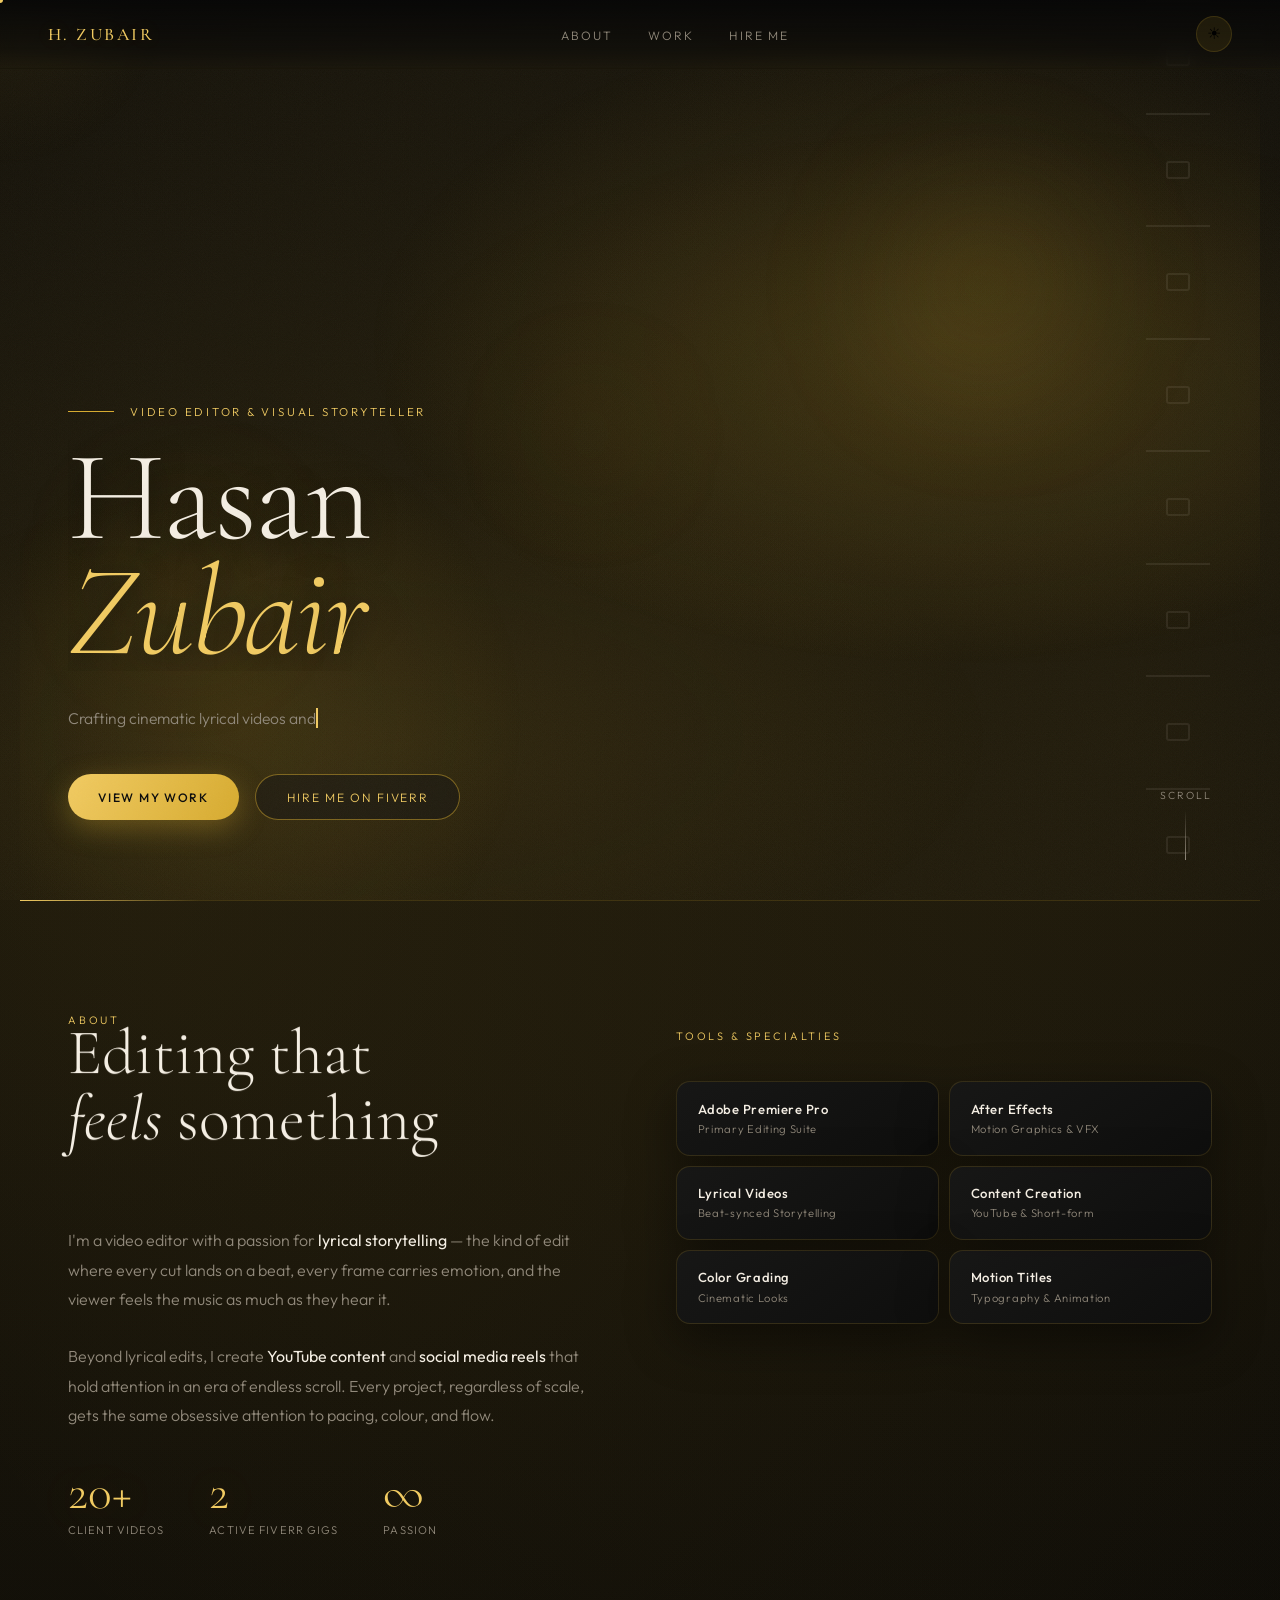
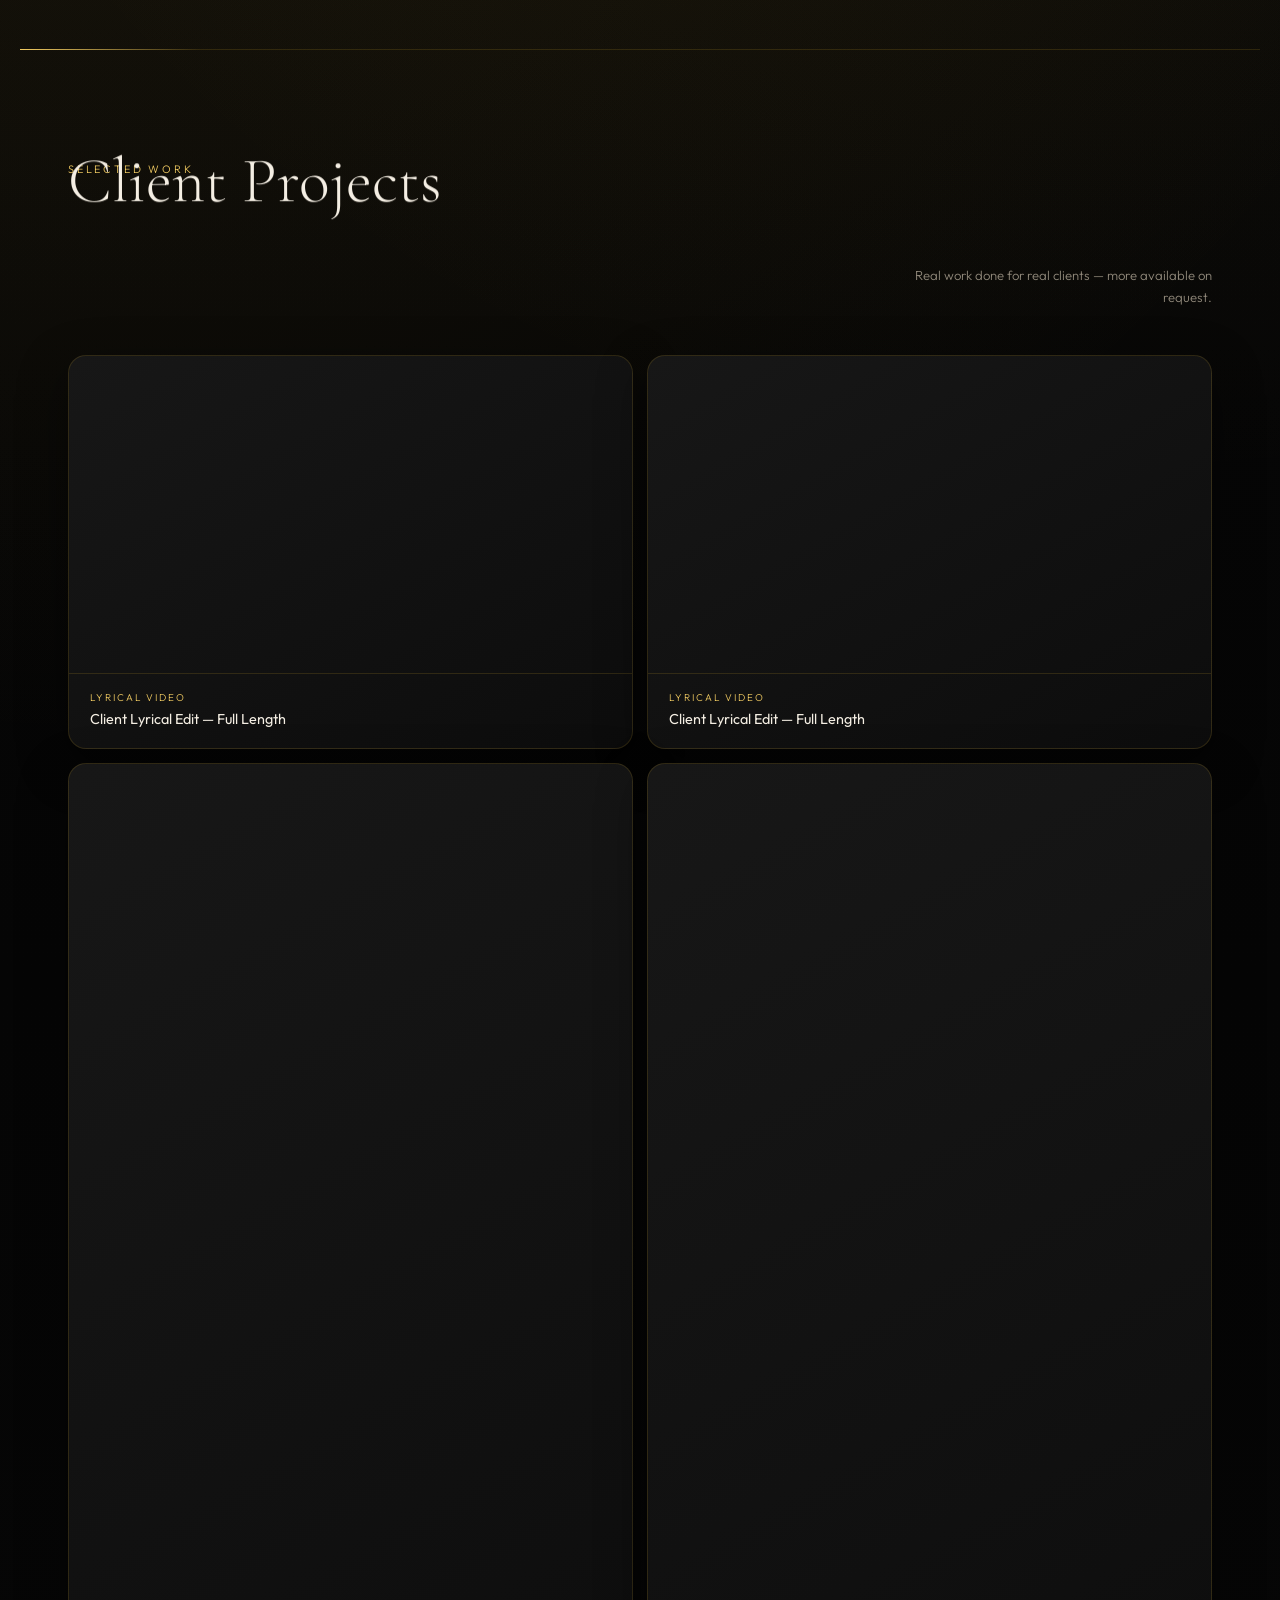
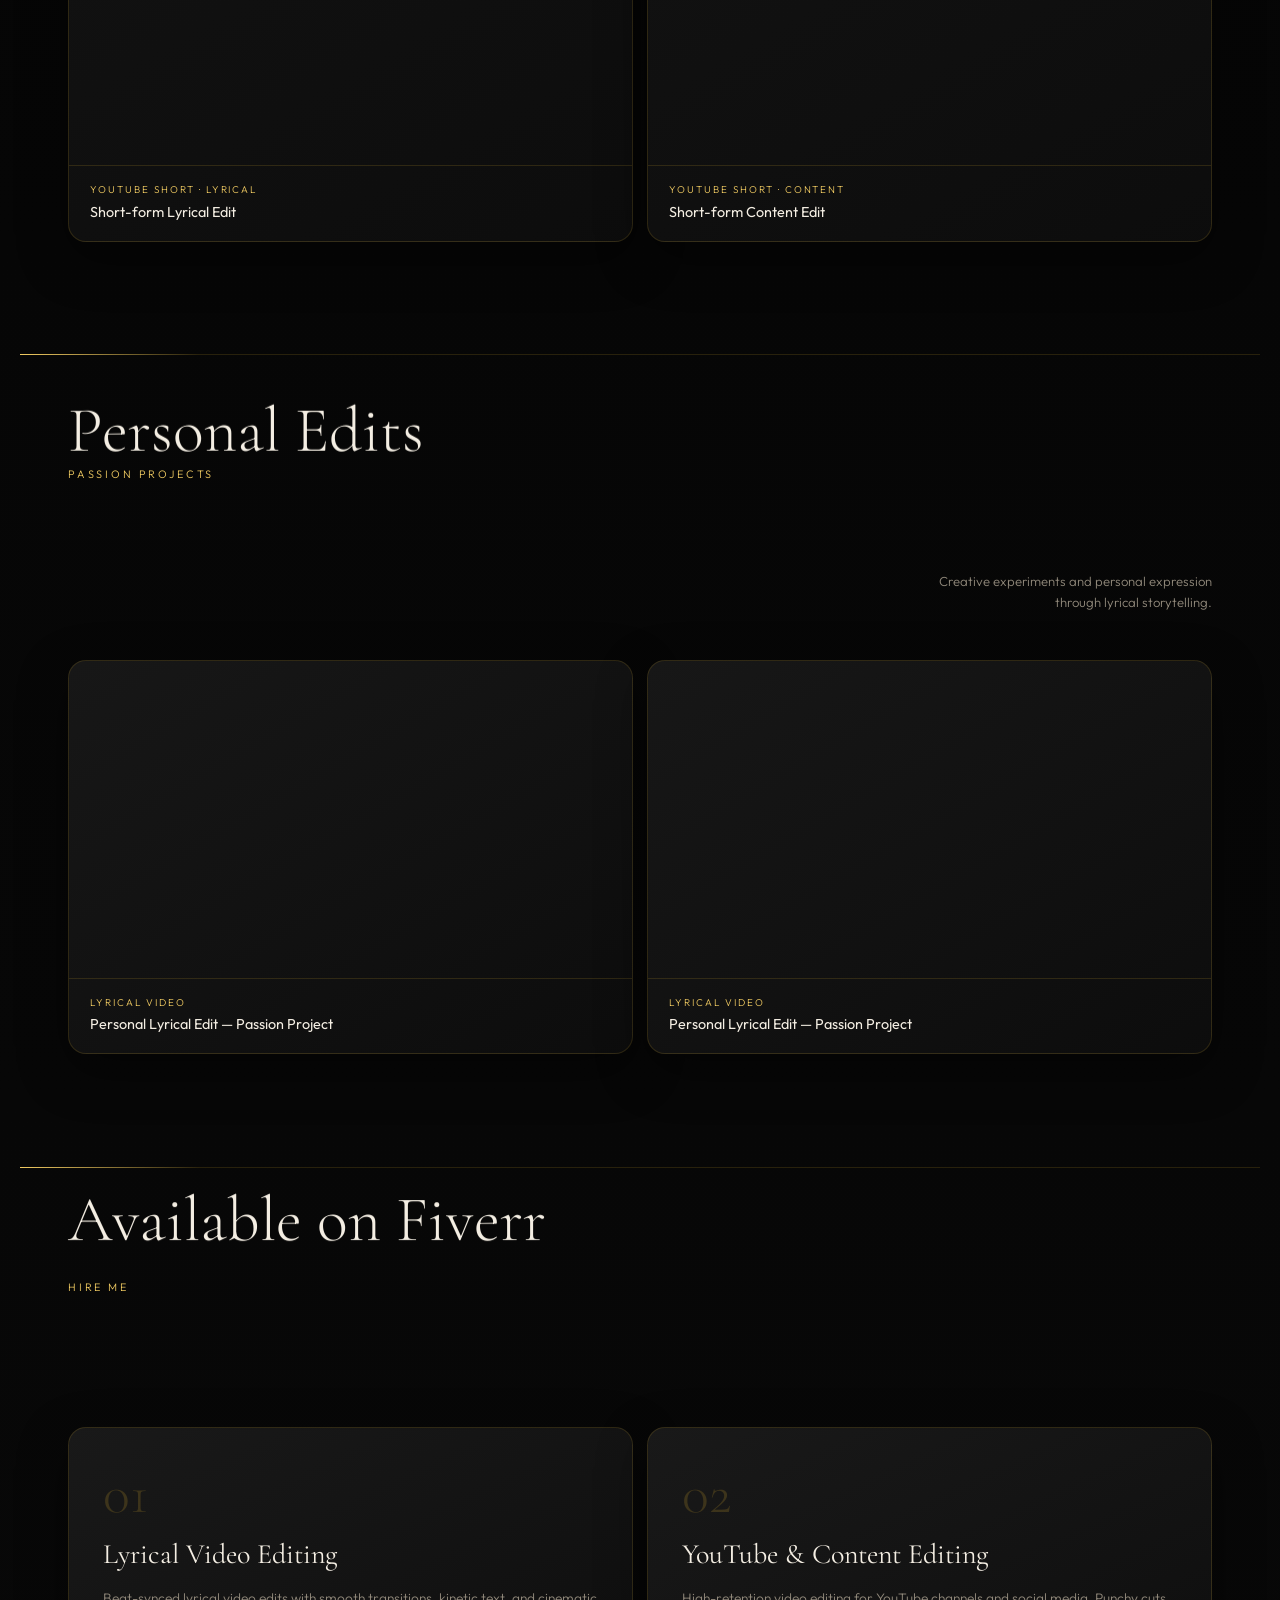
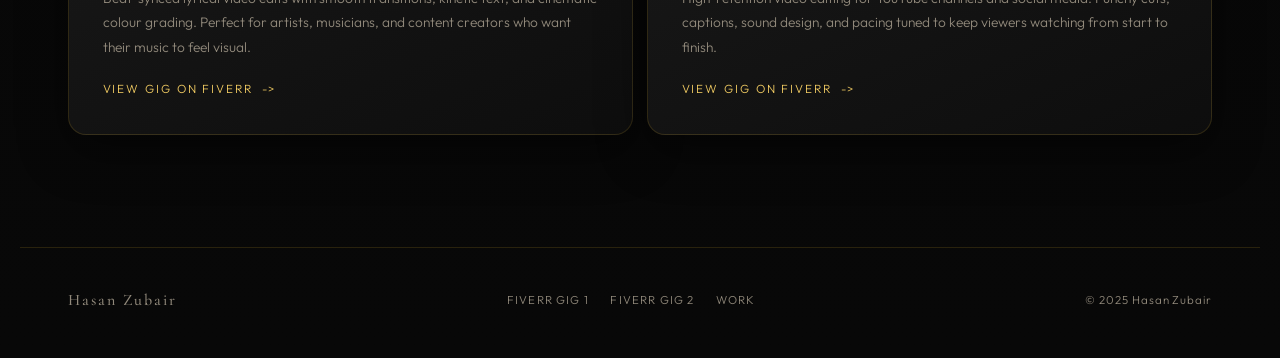
<file: index.html>
<!DOCTYPE html>
<html lang="en">
<head>
  <meta charset="UTF-8">
  <meta name="viewport" content="width=device-width, initial-scale=1.0">
  <title>Hasan Zubair — Video Editor</title>
  <link rel="icon" type="image/png" sizes="32x32" href="current-github-pfp.png">
  <link rel="shortcut icon" type="image/png" href="current-github-pfp.png">
  <link rel="apple-touch-icon" href="current-github-pfp.png">
  <link rel="preconnect" href="https://fonts.googleapis.com">
  <link rel="preconnect" href="https://fonts.gstatic.com" crossorigin>
  <link href="https://fonts.googleapis.com/css2?family=Cormorant+Garamond:ital,wght@0,300;0,400;0,600;1,300;1,400&family=Outfit:wght@300;400;500&display=swap" rel="stylesheet">
  <link rel="stylesheet" href="styles.css">
</head>
<body>

  <!-- LOADER -->
  <div id="loader" aria-hidden="true">
    <div class="loader-inner">
      <div class="loader-line"></div>
      <span class="loader-text">H. Zubair</span>
    </div>
  </div>

  <!-- CUSTOM CURSOR -->
  <div class="cursor-dot" aria-hidden="true"></div>
  <div class="cursor-glow" aria-hidden="true"></div>

  <!-- SCROLL PROGRESS -->
  <div class="scroll-progress" aria-hidden="true"></div>

  <!-- NAV -->
  <nav>
    <a class="nav-logo" href="#">H. Zubair</a>
    <ul class="nav-links">
      <li><a href="#about" class="nav-transition">About</a></li>
      <li><a href="#work" class="nav-transition">Work</a></li>
      <li><a href="#hire" class="nav-transition">Hire Me</a></li>
    </ul>
    <button class="theme-toggle" aria-label="Toggle theme">
      <span class="theme-toggle-icon">☀</span>
    </button>
  </nav>

  <!-- HERO -->
  <section id="hero">
    <div class="hero-bg"></div>

    <!-- Floating orbs -->
    <div class="orb orb-1" aria-hidden="true"></div>
    <div class="orb orb-2" aria-hidden="true"></div>
    <div class="orb orb-3" aria-hidden="true"></div>

    <div class="filmstrip" aria-hidden="true">
      <div class="filmstrip-hole"></div>
      <div class="filmstrip-hole"></div>
      <div class="filmstrip-hole"></div>
      <div class="filmstrip-hole"></div>
      <div class="filmstrip-hole"></div>
      <div class="filmstrip-hole"></div>
      <div class="filmstrip-hole"></div>
      <div class="filmstrip-hole"></div>
    </div>

    <p class="hero-tag reveal-text">Video Editor &amp; Visual Storyteller</p>
    <h1 class="split-reveal">Hasan<br><em>Zubair</em></h1>
    <p class="hero-desc reveal-text" style="--delay: 0.6s">
      <span class="typewriter" data-text="Crafting cinematic lyrical videos and high-energy content that moves audiences. Specialising in lyrical edits, short-form content, and visual storytelling using Adobe Premiere Pro and After Effects."></span>
    </p>
    <div class="hero-cta reveal-text" style="--delay: 0.85s">
      <a href="#work" class="btn-primary magnetic">View My Work</a>
      <a href="#hire" class="btn-outline magnetic">Hire Me on Fiverr</a>
    </div>

    <div class="hero-scroll" aria-hidden="true">
      <span>Scroll</span>
      <div class="scroll-line"></div>
    </div>
  </section>

  <!-- ABOUT -->
  <section id="about">
    <div class="about-left fade-up">
      <p class="section-label">About</p>
      <h2 class="parallax-el" data-speed="0.03">Editing that<br><em style="font-family:'Cormorant Garamond',serif; font-style:italic;">feels</em> something</h2>
      <p class="about-text">
        I'm a video editor with a passion for <strong>lyrical storytelling</strong> — the kind of edit where every cut lands on a beat, every frame carries emotion, and the viewer feels the music as much as they hear it.
      </p>
      <p class="about-text">
        Beyond lyrical edits, I create <strong>YouTube content</strong> and <strong>social media reels</strong> that hold attention in an era of endless scroll. Every project, regardless of scale, gets the same obsessive attention to pacing, colour, and flow.
      </p>

      <div class="stats-row">
        <div>
          <div class="stat-num" data-count="20" data-suffix="+">0</div>
          <div class="stat-label">Client Videos</div>
        </div>
        <div>
          <div class="stat-num" data-count="2">0</div>
          <div class="stat-label">Active Fiverr Gigs</div>
        </div>
        <div>
          <div class="stat-num">∞</div>
          <div class="stat-label">Passion</div>
        </div>
      </div>
    </div>

    <div class="about-right fade-up">
      <p class="section-label">Tools &amp; Specialties</p>
      <div class="tools-grid">
        <div class="tool-item">
          <span class="tool-name">Adobe Premiere Pro</span>
          <span class="tool-sub">Primary Editing Suite</span>
        </div>
        <div class="tool-item">
          <span class="tool-name">After Effects</span>
          <span class="tool-sub">Motion Graphics & VFX</span>
        </div>
        <div class="tool-item">
          <span class="tool-name">Lyrical Videos</span>
          <span class="tool-sub">Beat-synced Storytelling</span>
        </div>
        <div class="tool-item">
          <span class="tool-name">Content Creation</span>
          <span class="tool-sub">YouTube & Short-form</span>
        </div>
        <div class="tool-item">
          <span class="tool-name">Color Grading</span>
          <span class="tool-sub">Cinematic Looks</span>
        </div>
        <div class="tool-item">
          <span class="tool-name">Motion Titles</span>
          <span class="tool-sub">Typography & Animation</span>
        </div>
      </div>
    </div>
  </section>

  <!-- WORK -->
  <section id="work">
    <div class="work-intro fade-up">
      <div>
        <p class="section-label">Selected Work</p>
        <h2 class="parallax-el" data-speed="0.03">Client Projects</h2>
      </div>
      <p class="work-note">Real work done for real clients — more available on request.</p>
    </div>

    <!-- Landscape videos -->
    <div class="video-grid fade-up">
      <div class="video-card tilt">
        <div class="video-wrapper landscape">
          <iframe
            src="https://www.youtube.com/embed/uD9hTpVL1TU"
            title="Lyrical Video Edit 1"
            allow="accelerometer; autoplay; clipboard-write; encrypted-media; gyroscope; picture-in-picture"
            allowfullscreen>
          </iframe>
        </div>
        <div class="video-meta">
          <p class="video-type">Lyrical Video</p>
          <p class="video-title">Client Lyrical Edit — Full Length</p>
        </div>
      </div>

      <div class="video-card tilt">
        <div class="video-wrapper landscape">
          <iframe
            src="https://www.youtube.com/embed/mIxuuB4zvsY"
            title="Lyrical Video Edit 2"
            allow="accelerometer; autoplay; clipboard-write; encrypted-media; gyroscope; picture-in-picture"
            allowfullscreen>
          </iframe>
        </div>
        <div class="video-meta">
          <p class="video-type">Lyrical Video</p>
          <p class="video-title">Client Lyrical Edit — Full Length</p>
        </div>
      </div>
    </div>

    <!-- Shorts row -->
    <div class="shorts-row fade-up">
      <div class="video-card tilt">
        <div class="video-wrapper portrait">
          <iframe
            src="https://www.youtube.com/embed/uYk_jq8-IX4"
            title="YouTube Short — Lyrical"
            allow="accelerometer; autoplay; clipboard-write; encrypted-media; gyroscope; picture-in-picture"
            allowfullscreen>
          </iframe>
        </div>
        <div class="video-meta">
          <p class="video-type">YouTube Short · Lyrical</p>
          <p class="video-title">Short-form Lyrical Edit</p>
        </div>
      </div>

      <div class="video-card tilt">
        <div class="video-wrapper portrait">
          <iframe
            src="https://www.youtube.com/embed/b4-bWte75uA"
            title="YouTube Short — Content"
            allow="accelerometer; autoplay; clipboard-write; encrypted-media; gyroscope; picture-in-picture"
            allowfullscreen>
          </iframe>
        </div>
        <div class="video-meta">
          <p class="video-type">YouTube Short · Content</p>
          <p class="video-title">Short-form Content Edit</p>
        </div>
      </div>
    </div>
  </section>

  <!-- PASSION PROJECTS -->
  <section id="passion">
    <div class="work-intro fade-up">
      <div>
        <p class="section-label">Passion Projects</p>
        <h2 class="parallax-el" data-speed="0.03">Personal Edits</h2>
      </div>
      <p class="work-note">Creative experiments and personal expression through lyrical storytelling.</p>
    </div>

    <!-- Personal projects videos -->
    <div class="video-grid fade-up">
      <div class="video-card tilt">
        <div class="video-wrapper landscape">
          <iframe
            src="https://www.youtube.com/embed/4efTa2jiLa4"
            title="Personal Lyrical Edit 1"
            allow="accelerometer; autoplay; clipboard-write; encrypted-media; gyroscope; picture-in-picture"
            allowfullscreen>
          </iframe>
        </div>
        <div class="video-meta">
          <p class="video-type">Lyrical Video</p>
          <p class="video-title">Personal Lyrical Edit — Passion Project</p>
        </div>
      </div>

      <div class="video-card tilt">
        <div class="video-wrapper landscape">
          <iframe
            src="https://www.youtube.com/embed/3RwJf6IZApE"
            title="Personal Lyrical Edit 2"
            allow="accelerometer; autoplay; clipboard-write; encrypted-media; gyroscope; picture-in-picture"
            allowfullscreen>
          </iframe>
        </div>
        <div class="video-meta">
          <p class="video-type">Lyrical Video</p>
          <p class="video-title">Personal Lyrical Edit — Passion Project</p>
        </div>
      </div>
    </div>
  </section>

  <!-- HIRE -->
  <section id="hire">
    <p class="section-label fade-up">Hire Me</p>
    <h2 class="fade-up parallax-el" data-speed="0.03">Available on Fiverr</h2>
    <div class="gigs-grid fade-up">

      <div class="gig-card tilt">
        <div class="gig-num">01</div>
        <p class="gig-title">Lyrical Video Editing</p>
        <p class="gig-desc">
          Beat-synced lyrical video edits with smooth transitions, kinetic text, and cinematic colour grading. Perfect for artists, musicians, and content creators who want their music to feel visual.
        </p>
        <a class="gig-link magnetic" href="https://www.fiverr.com/s/bdEdpBN" target="_blank" rel="noopener">View Gig on Fiverr</a>
      </div>

      <div class="gig-card tilt">
        <div class="gig-num">02</div>
        <p class="gig-title">YouTube & Content Editing</p>
        <p class="gig-desc">
          High-retention video editing for YouTube channels and social media. Punchy cuts, captions, sound design, and pacing tuned to keep viewers watching from start to finish.
        </p>
        <a class="gig-link magnetic" href="https://www.fiverr.com/s/DBvB1Eo" target="_blank" rel="noopener">View Gig on Fiverr</a>
      </div>

    </div>
  </section>

  <!-- PAGE TRANSITION OVERLAY -->
  <div class="page-transition" aria-hidden="true"></div>

  <!-- FOOTER -->
  <footer>
    <span class="footer-name">Hasan Zubair</span>
    <div class="footer-links">
      <a href="https://www.fiverr.com/s/bdEdpBN" target="_blank" rel="noopener">Fiverr Gig 1</a>
      <a href="https://www.fiverr.com/s/DBvB1Eo" target="_blank" rel="noopener">Fiverr Gig 2</a>
      <a href="#work">Work</a>
    </div>
    <span class="footer-copy">© 2025 Hasan Zubair</span>
  </footer>

  <script src="script.js"></script>

</body>
</html>
</file>
<file: styles.css>
*, *::before, *::after {
  box-sizing: border-box;
  margin: 0;
  padding: 0;
}

:root {
  --bg: #060606;
  --bg-soft: #0b0b0b;
  --surface: #121212;
  --surface2: #1a1a1a;
  --gold: #d7ab2f;
  --gold-bright: #f1cb62;
  --gold-dim: #8f721e;
  --text: #f4eee3;
  --muted: #91897b;
  --border: rgba(215, 171, 47, 0.16);
  --border-strong: rgba(215, 171, 47, 0.36);
  --shadow: 0 16px 50px rgba(0, 0, 0, 0.45);
}

html {
  scroll-behavior: smooth;
}

body {
  background:
    radial-gradient(circle at 9% 16%, rgba(215, 171, 47, 0.12) 0%, transparent 34%),
    radial-gradient(circle at 88% 14%, rgba(215, 171, 47, 0.09) 0%, transparent 30%),
    linear-gradient(180deg, #090909 0%, #050505 50%, #080808 100%);
  color: var(--text);
  font-family: 'Outfit', sans-serif;
  font-weight: 300;
  overflow-x: hidden;
}

body.loading {
  overflow: hidden;
  animation: unlockScroll 0s 3.5s forwards;
}

@keyframes unlockScroll {
  to { overflow: visible; overflow-x: hidden; }
}

body.custom-cursor,
body.custom-cursor a,
body.custom-cursor button,
body.custom-cursor .btn-primary,
body.custom-cursor .btn-outline,
body.custom-cursor .gig-link,
body.custom-cursor .nav-links a,
body.custom-cursor .footer-links a,
body.custom-cursor .tool-item,
body.custom-cursor .video-card,
body.custom-cursor .gig-card {
  cursor: none;
}

/* Gentle ambient glow */
body::after {
  content: '';
  position: fixed;
  inset: 0;
  z-index: -1;
  background:
    radial-gradient(55rem 24rem at 30% 82%, rgba(215, 171, 47, 0.07), transparent 70%),
    radial-gradient(55rem 24rem at 78% 44%, rgba(215, 171, 47, 0.06), transparent 72%);
}

/* Film grain texture */
body::before {
  content: '';
  position: fixed;
  inset: 0;
  z-index: 99;
  pointer-events: none;
  opacity: 0.03;
  background-image: url("data:image/svg+xml,%3Csvg viewBox='0 0 256 256' xmlns='http://www.w3.org/2000/svg'%3E%3Cfilter id='noise'%3E%3CfeTurbulence type='fractalNoise' baseFrequency='0.9' numOctaves='4' stitchTiles='stitch'/%3E%3C/filter%3E%3Crect width='100%25' height='100%25' filter='url(%23noise)'/%3E%3C/svg%3E");
  background-size: 220px;
}

/* -- LOADER -- */
#loader {
  position: fixed;
  inset: 0;
  z-index: 10000;
  background: var(--bg);
  display: flex;
  align-items: center;
  justify-content: center;
  transition: opacity 0.6s cubic-bezier(0.4, 0, 0.2, 1), visibility 0.6s;
}

#loader.hidden {
  opacity: 0;
  visibility: hidden;
}

.loader-inner {
  display: flex;
  flex-direction: column;
  align-items: center;
  gap: 1.5rem;
}

.loader-text {
  font-family: 'Cormorant Garamond', serif;
  font-size: 1.3rem;
  font-weight: 500;
  letter-spacing: 0.28em;
  text-transform: uppercase;
  color: var(--gold-bright);
  opacity: 0;
  animation: loaderFadeIn 0.8s 0.3s ease forwards;
}

.loader-line {
  width: 120px;
  height: 1px;
  background: var(--border);
  position: relative;
  overflow: hidden;
}

.loader-line::after {
  content: '';
  position: absolute;
  left: -100%;
  top: 0;
  width: 100%;
  height: 100%;
  background: linear-gradient(90deg, transparent, var(--gold-bright), transparent);
  animation: loaderSlide 1.2s ease-in-out infinite;
}

@keyframes loaderSlide {
  0% { left: -100%; }
  100% { left: 100%; }
}

@keyframes loaderFadeIn {
  to { opacity: 1; }
}

/* -- CUSTOM CURSOR -- */
.cursor-dot {
  position: fixed;
  top: 0;
  left: 0;
  width: 6px;
  height: 6px;
  background: var(--gold-bright);
  border-radius: 50%;
  pointer-events: none;
  z-index: 9998;
  transform: translate(-50%, -50%);
  transition: width 0.3s ease, height 0.3s ease, background 0.3s ease;
}

.cursor-dot.hovering {
  width: 40px;
  height: 40px;
  background: rgba(241, 203, 98, 0.15);
  border: 1px solid rgba(241, 203, 98, 0.4);
  mix-blend-mode: normal;
}

.cursor-glow {
  position: fixed;
  top: 0;
  left: 0;
  width: 340px;
  height: 340px;
  background: radial-gradient(circle, rgba(215, 171, 47, 0.06) 0%, transparent 70%);
  border-radius: 50%;
  pointer-events: none;
  z-index: -1;
  transform: translate(-50%, -50%);
  will-change: transform;
}

/* -- SCROLL PROGRESS -- */
.scroll-progress {
  position: fixed;
  top: 0;
  left: 0;
  height: 2px;
  width: 0%;
  background: linear-gradient(90deg, var(--gold-dim), var(--gold-bright), var(--gold));
  z-index: 101;
  box-shadow: 0 0 10px rgba(215, 171, 47, 0.5);
  transition: width 0.05s linear;
}

/* -- NAV -- */
nav {
  position: fixed;
  top: 0;
  left: 0;
  right: 0;
  z-index: 100;
  display: flex;
  justify-content: space-between;
  align-items: center;
  padding: 1rem 3rem;
  border-bottom: 1px solid rgba(215, 171, 47, 0.08);
  background: linear-gradient(to bottom, rgba(7, 7, 7, 0.92) 0%, rgba(7, 7, 7, 0.45) 72%, transparent 100%);
  backdrop-filter: blur(8px);
  transform: translateY(-100%);
  animation: navSlideIn 0.8s 1.8s cubic-bezier(0.16, 1, 0.3, 1) forwards;
}

@keyframes navSlideIn {
  to { transform: translateY(0); }
}

.nav-logo {
  font-family: 'Cormorant Garamond', serif;
  font-size: 1.1rem;
  font-weight: 500;
  letter-spacing: 0.14em;
  color: var(--gold-bright);
  text-decoration: none;
  text-transform: uppercase;
  text-shadow: 0 0 18px rgba(215, 171, 47, 0.2);
}

.nav-links {
  display: flex;
  gap: 2.2rem;
  list-style: none;
}

.nav-links a {
  color: var(--muted);
  text-decoration: none;
  font-size: 0.76rem;
  letter-spacing: 0.16em;
  text-transform: uppercase;
  position: relative;
  transition: color 0.25s ease;
}

.nav-links a::after {
  content: '';
  position: absolute;
  left: 0;
  bottom: -0.45rem;
  width: 100%;
  height: 1px;
  background: linear-gradient(90deg, transparent, var(--gold), transparent);
  transform: scaleX(0);
  transform-origin: center;
  transition: transform 0.26s ease;
}

.nav-links a:hover {
  color: var(--text);
}

.nav-links a:hover::after {
  transform: scaleX(1);
}

/* Theme toggle button */
.theme-toggle {
  background: rgba(215, 171, 47, 0.1);
  border: 1px solid var(--border);
  border-radius: 50%;
  width: 36px;
  height: 36px;
  display: flex;
  align-items: center;
  justify-content: center;
  cursor: pointer;
  transition: background 0.3s ease, border-color 0.3s ease, transform 0.3s ease;
}

.theme-toggle:hover {
  background: rgba(215, 171, 47, 0.2);
  border-color: var(--border-strong);
  transform: rotate(30deg);
}

.theme-toggle-icon {
  font-size: 1rem;
  line-height: 1;
  transition: transform 0.5s cubic-bezier(0.16, 1, 0.3, 1);
}

/* Gold theme overrides */
body.theme-gold {
  --bg: #0d0a04;
  --bg-soft: #120e06;
  --surface: #1a1508;
  --surface2: #22190a;
  --gold: #e8b830;
  --gold-bright: #ffd966;
  --gold-dim: #a07a15;
  --text: #fff8e7;
  --muted: #b8a77e;
  --border: rgba(232, 184, 48, 0.22);
  --border-strong: rgba(232, 184, 48, 0.45);
  background:
    radial-gradient(circle at 9% 16%, rgba(232, 184, 48, 0.18) 0%, transparent 34%),
    radial-gradient(circle at 88% 14%, rgba(232, 184, 48, 0.14) 0%, transparent 30%),
    linear-gradient(180deg, #0d0a04 0%, #080602 50%, #0a0804 100%);
}

body.theme-gold::after {
  background:
    radial-gradient(55rem 24rem at 30% 82%, rgba(232, 184, 48, 0.12), transparent 70%),
    radial-gradient(55rem 24rem at 78% 44%, rgba(232, 184, 48, 0.1), transparent 72%);
}

body.theme-gold .hero-bg {
  background:
    radial-gradient(ellipse 64% 50% at 74% 38%, rgba(232, 184, 48, 0.2) 0%, transparent 72%),
    radial-gradient(ellipse 38% 56% at 18% 80%, rgba(232, 184, 48, 0.14) 0%, transparent 60%);
}

body.theme-gold .orb-1 { background: radial-gradient(circle, rgba(232, 184, 48, 0.22) 0%, transparent 70%); }
body.theme-gold .orb-2 { background: radial-gradient(circle, rgba(232, 184, 48, 0.16) 0%, transparent 70%); }
body.theme-gold .orb-3 { background: radial-gradient(circle, rgba(232, 184, 48, 0.12) 0%, transparent 70%); }

/* Page transition overlay */
.page-transition {
  position: fixed;
  inset: 0;
  z-index: 9997;
  background: var(--bg);
  pointer-events: none;
  opacity: 0;
  transition: opacity 0.4s cubic-bezier(0.4, 0, 0.2, 1);
}

.page-transition.active {
  opacity: 1;
  pointer-events: all;
}

/* Typewriter effect */
.typewriter {
  border-right: 2px solid var(--gold-bright);
  animation: blink 0.7s step-end infinite;
}

.typewriter.done {
  border-right-color: transparent;
  animation: none;
}

@keyframes blink {
  50% { border-right-color: transparent; }
}

/* Parallax elements */
.parallax-el {
  will-change: transform;
  transition: transform 0.1s linear;
}

/* -- HERO -- */
#hero {
  position: relative;
  min-height: 100vh;
  display: flex;
  flex-direction: column;
  justify-content: flex-end;
  padding: 0 3rem 5rem;
  max-width: 1240px;
  margin: 0 auto;
  overflow: hidden;
}

.hero-bg {
  position: absolute;
  inset: 0;
  background:
    radial-gradient(ellipse 64% 50% at 74% 38%, rgba(215, 171, 47, 0.14) 0%, transparent 72%),
    radial-gradient(ellipse 38% 56% at 18% 80%, rgba(215, 171, 47, 0.09) 0%, transparent 60%);
}

/* Floating orbs */
.orb {
  position: absolute;
  border-radius: 50%;
  pointer-events: none;
  filter: blur(60px);
  will-change: transform;
}

.orb-1 {
  width: 300px;
  height: 300px;
  top: 15%;
  right: 10%;
  background: radial-gradient(circle, rgba(215, 171, 47, 0.15) 0%, transparent 70%);
  animation: orbFloat1 8s ease-in-out infinite;
}

.orb-2 {
  width: 200px;
  height: 200px;
  bottom: 25%;
  left: 5%;
  background: radial-gradient(circle, rgba(215, 171, 47, 0.1) 0%, transparent 70%);
  animation: orbFloat2 10s ease-in-out infinite;
}

.orb-3 {
  width: 150px;
  height: 150px;
  top: 40%;
  left: 40%;
  background: radial-gradient(circle, rgba(215, 171, 47, 0.08) 0%, transparent 70%);
  animation: orbFloat3 12s ease-in-out infinite;
}

@keyframes orbFloat1 {
  0%, 100% { transform: translate(0, 0) scale(1); }
  33% { transform: translate(-30px, 20px) scale(1.1); }
  66% { transform: translate(20px, -30px) scale(0.9); }
}

@keyframes orbFloat2 {
  0%, 100% { transform: translate(0, 0) scale(1); }
  33% { transform: translate(25px, -15px) scale(1.15); }
  66% { transform: translate(-15px, 25px) scale(0.95); }
}

@keyframes orbFloat3 {
  0%, 100% { transform: translate(0, 0) scale(1); }
  50% { transform: translate(35px, 15px) scale(1.08); }
}

.filmstrip {
  position: absolute;
  top: 0;
  right: 4%;
  height: 100%;
  width: 64px;
  display: flex;
  flex-direction: column;
  opacity: 0.08;
}

.filmstrip-hole {
  width: 100%;
  flex: 1;
  border-top: 2px solid var(--text);
  display: flex;
  align-items: center;
  justify-content: center;
}

.filmstrip-hole::before {
  content: '';
  width: 24px;
  height: 18px;
  border: 2px solid var(--text);
  border-radius: 3px;
}

/* Hero text reveal animations */
.hero-tag {
  font-size: 0.72rem;
  letter-spacing: 0.24em;
  text-transform: uppercase;
  color: var(--gold-bright);
  margin-bottom: 1.3rem;
  display: flex;
  align-items: center;
  gap: 1rem;
}

.hero-tag::before {
  content: '';
  width: 46px;
  height: 1px;
  background: var(--gold);
  display: block;
}

.reveal-text {
  opacity: 0;
  transform: translateY(30px);
  animation: revealUp 1s cubic-bezier(0.16, 1, 0.3, 1) forwards;
  animation-delay: var(--delay, 0.35s);
}

.split-reveal {
  font-family: 'Cormorant Garamond', serif;
  font-size: clamp(4rem, 10vw, 9rem);
  font-weight: 300;
  line-height: 0.9;
  letter-spacing: -0.02em;
  color: var(--text);
  margin-bottom: 2.15rem;
  text-shadow: 0 8px 30px rgba(0, 0, 0, 0.55);
  overflow: hidden;
}

.split-reveal .char {
  display: inline-block;
  opacity: 0;
  transform: translateY(100%);
  animation: charReveal 0.8s cubic-bezier(0.16, 1, 0.3, 1) forwards;
}

@keyframes charReveal {
  to {
    opacity: 1;
    transform: translateY(0);
  }
}

@keyframes revealUp {
  to {
    opacity: 1;
    transform: translateY(0);
  }
}

h1 em, .split-reveal em {
  font-style: italic;
  color: var(--gold-bright);
}

.hero-desc {
  max-width: 540px;
  font-size: 0.98rem;
  color: var(--muted);
  line-height: 1.75;
  margin-bottom: 2.6rem;
}

.hero-cta {
  display: flex;
  gap: 1rem;
  flex-wrap: wrap;
}

.btn-primary,
.btn-outline {
  display: inline-flex;
  align-items: center;
  justify-content: center;
  gap: 0.6rem;
  min-height: 46px;
  text-decoration: none;
  font-size: 0.76rem;
  letter-spacing: 0.14em;
  text-transform: uppercase;
  padding: 0.85rem 1.9rem;
  border-radius: 999px;
  transition: transform 0.24s ease, box-shadow 0.24s ease, background 0.24s ease, color 0.24s ease;
  position: relative;
  overflow: hidden;
}

/* Button shimmer effect */
.btn-primary::before,
.btn-outline::before {
  content: '';
  position: absolute;
  top: 0;
  left: -100%;
  width: 100%;
  height: 100%;
  background: linear-gradient(90deg, transparent, rgba(255, 255, 255, 0.15), transparent);
  transition: left 0.5s ease;
}

.btn-primary:hover::before,
.btn-outline:hover::before {
  left: 100%;
}

.btn-primary {
  font-weight: 500;
  background: linear-gradient(120deg, var(--gold-bright), var(--gold));
  color: #0c0c0c;
  box-shadow: 0 8px 28px rgba(215, 171, 47, 0.34);
}

.btn-primary:hover {
  transform: translateY(-2px);
  box-shadow: 0 12px 34px rgba(215, 171, 47, 0.45), 0 0 40px rgba(215, 171, 47, 0.15);
}

.btn-outline {
  border: 1px solid rgba(215, 171, 47, 0.5);
  color: var(--gold-bright);
  background: rgba(20, 20, 20, 0.5);
}

.btn-outline:hover {
  background: rgba(215, 171, 47, 0.12);
  transform: translateY(-2px);
  box-shadow: 0 8px 30px rgba(215, 171, 47, 0.1);
}

.hero-scroll {
  position: absolute;
  bottom: 2.5rem;
  right: 3rem;
  display: flex;
  flex-direction: column;
  align-items: center;
  gap: 0.5rem;
  color: var(--muted);
  font-size: 0.65rem;
  letter-spacing: 0.2em;
  text-transform: uppercase;
  opacity: 0;
  animation: revealUp 1s 1.2s cubic-bezier(0.16, 1, 0.3, 1) forwards;
}

.scroll-line {
  width: 1px;
  height: 50px;
  background: linear-gradient(to bottom, transparent, var(--muted));
  animation: scrollDrop 2s ease-in-out infinite;
}

@keyframes scrollDrop {
  0%,
  100% {
    transform: scaleY(0);
    transform-origin: top;
  }

  50% {
    transform: scaleY(1);
    transform-origin: top;
  }
}

/* -- SECTION COMMON -- */
section {
  position: relative;
  padding: 7rem 3rem;
  max-width: 1240px;
  margin: 0 auto;
}

.section-label {
  font-size: 0.68rem;
  letter-spacing: 0.26em;
  text-transform: uppercase;
  color: var(--gold-bright);
  margin-bottom: 1rem;
}

h2 {
  font-family: 'Cormorant Garamond', serif;
  font-size: clamp(2.4rem, 5vw, 4.2rem);
  font-weight: 300;
  line-height: 1.03;
  margin-bottom: 3.2rem;
}

#about,
#work,
#passion,
#hire {
  border-top: 1px solid var(--border);
}

/* Animated section top border */
#about::before,
#work::before,
#passion::before,
#hire::before {
  content: '';
  position: absolute;
  top: -1px;
  left: 0;
  width: 0;
  height: 1px;
  background: linear-gradient(90deg, var(--gold-bright), transparent);
  transition: width 1.2s cubic-bezier(0.16, 1, 0.3, 1);
}

#about.in-view::before,
#work.in-view::before,
#passion.in-view::before,
#hire.in-view::before {
  width: 180px;
}

/* -- ABOUT -- */
#about {
  display: grid;
  grid-template-columns: 1fr 1fr;
  gap: 4.5rem;
  align-items: start;
}

.about-right {
  padding-top: 1rem;
}

.about-text {
  font-size: 1rem;
  color: var(--muted);
  line-height: 1.85;
  margin-bottom: 1.7rem;
}

.about-text strong {
  color: var(--text);
  font-weight: 400;
}

/* Tools */
.tools-grid {
  display: grid;
  grid-template-columns: repeat(2, 1fr);
  gap: 10px;
  margin-top: 2.4rem;
}

.tool-item {
  background: linear-gradient(145deg, rgba(23, 23, 23, 0.95), rgba(14, 14, 14, 0.95));
  border: 1px solid var(--border);
  border-radius: 14px;
  padding: 1.15rem 1.3rem;
  display: flex;
  flex-direction: column;
  gap: 0.34rem;
  box-shadow: var(--shadow);
  transition: transform 0.28s cubic-bezier(0.16, 1, 0.3, 1), border-color 0.28s ease, box-shadow 0.28s ease;
  position: relative;
  overflow: hidden;
}

/* Glow ring on hover */
.tool-item::after {
  content: '';
  position: absolute;
  inset: -1px;
  border-radius: 14px;
  background: linear-gradient(135deg, rgba(215, 171, 47, 0.3), transparent 50%, rgba(215, 171, 47, 0.15));
  opacity: 0;
  transition: opacity 0.35s ease;
  z-index: -1;
}

.tool-item:hover::after {
  opacity: 1;
}

.tool-item:hover {
  transform: translateY(-3px);
  border-color: var(--border-strong);
  box-shadow: 0 20px 50px rgba(0, 0, 0, 0.5), 0 0 30px rgba(215, 171, 47, 0.06);
}

.tool-name {
  font-size: 0.82rem;
  font-weight: 500;
  color: var(--text);
  letter-spacing: 0.04em;
}

.tool-sub {
  font-size: 0.7rem;
  color: var(--muted);
  letter-spacing: 0.06em;
}

/* Stats */
.stats-row {
  display: flex;
  gap: 2.8rem;
  margin-top: 2.3rem;
  flex-wrap: wrap;
}

.stat-num {
  font-family: 'Cormorant Garamond', serif;
  font-size: 3.1rem;
  font-weight: 300;
  color: var(--gold-bright);
  line-height: 1;
  transition: text-shadow 0.3s ease;
}

.stat-num.counted {
  text-shadow: 0 0 40px rgba(215, 171, 47, 0.3);
}

.stat-label {
  font-size: 0.7rem;
  letter-spacing: 0.1em;
  text-transform: uppercase;
  color: var(--muted);
  margin-top: 0.34rem;
}

/* -- WORK -- */
.work-intro {
  display: flex;
  justify-content: space-between;
  align-items: flex-end;
  margin-bottom: 2.9rem;
}

.work-note {
  font-size: 0.82rem;
  color: var(--muted);
  max-width: 310px;
  text-align: right;
  line-height: 1.65;
}

/* Video grid */
.video-grid,
.shorts-row,
.gigs-grid {
  display: grid;
  gap: 14px;
}

.video-grid {
  grid-template-columns: repeat(2, minmax(0, 1fr));
}

.shorts-row {
  grid-template-columns: repeat(2, minmax(0, 1fr));
  margin-top: 14px;
}

/* 3D tilt cards */
.tilt {
  transform-style: preserve-3d;
  will-change: transform;
}

.video-card {
  background: linear-gradient(150deg, rgba(24, 24, 24, 0.96), rgba(13, 13, 13, 0.96));
  border: 1px solid var(--border);
  border-radius: 18px;
  overflow: hidden;
  box-shadow: var(--shadow);
  transition: transform 0.35s cubic-bezier(0.16, 1, 0.3, 1), border-color 0.35s ease, box-shadow 0.35s ease;
  position: relative;
}

/* Card glow effect on hover */
.video-card::before {
  content: '';
  position: absolute;
  inset: 0;
  border-radius: 18px;
  background: radial-gradient(circle at var(--mouse-x, 50%) var(--mouse-y, 50%), rgba(215, 171, 47, 0.08) 0%, transparent 60%);
  opacity: 0;
  transition: opacity 0.4s ease;
  z-index: 1;
  pointer-events: none;
}

.video-card:hover::before {
  opacity: 1;
}

.video-card:hover {
  border-color: var(--border-strong);
  box-shadow: 0 22px 50px rgba(0, 0, 0, 0.52), 0 0 40px rgba(215, 171, 47, 0.06);
}

.video-wrapper {
  position: relative;
  width: 100%;
  overflow: hidden;
}

.video-wrapper.landscape {
  padding-bottom: 56.25%;
}

.video-wrapper.portrait {
  padding-bottom: 177.78%;
}

.video-wrapper iframe {
  position: absolute;
  top: 0;
  left: 0;
  width: 100%;
  height: 100%;
  border: none;
}

.video-meta {
  padding: 1.1rem 1.3rem 1.25rem;
  border-top: 1px solid var(--border);
}

.video-type {
  font-size: 0.62rem;
  letter-spacing: 0.2em;
  text-transform: uppercase;
  color: var(--gold-bright);
  margin-bottom: 0.38rem;
}

.video-title {
  font-size: 0.9rem;
  color: var(--text);
  font-weight: 400;
}

/* -- HIRE -- */
.gigs-grid {
  grid-template-columns: repeat(2, minmax(0, 1fr));
}

.gig-card {
  background: linear-gradient(155deg, rgba(26, 26, 26, 0.96), rgba(14, 14, 14, 0.96));
  border: 1px solid var(--border);
  border-radius: 18px;
  padding: 2.4rem 2.1rem;
  display: flex;
  flex-direction: column;
  gap: 0.95rem;
  box-shadow: var(--shadow);
  transition: transform 0.35s cubic-bezier(0.16, 1, 0.3, 1), border-color 0.35s ease, box-shadow 0.35s ease;
  position: relative;
  overflow: hidden;
}

/* Card spotlight glow */
.gig-card::before {
  content: '';
  position: absolute;
  inset: 0;
  border-radius: 18px;
  background: radial-gradient(circle at var(--mouse-x, 50%) var(--mouse-y, 50%), rgba(215, 171, 47, 0.06) 0%, transparent 60%);
  opacity: 0;
  transition: opacity 0.4s ease;
  pointer-events: none;
}

.gig-card:hover::before {
  opacity: 1;
}

.gig-card:hover {
  border-color: var(--border-strong);
  box-shadow: 0 22px 50px rgba(0, 0, 0, 0.52), 0 0 40px rgba(215, 171, 47, 0.06);
}

.gig-num {
  font-family: 'Cormorant Garamond', serif;
  font-size: 3.5rem;
  font-weight: 300;
  color: rgba(215, 171, 47, 0.2);
  line-height: 1;
}

.gig-title {
  font-family: 'Cormorant Garamond', serif;
  font-size: 1.75rem;
  font-weight: 400;
  color: var(--text);
  line-height: 1.2;
}

.gig-desc {
  font-size: 0.86rem;
  color: var(--muted);
  line-height: 1.75;
  flex: 1;
}

.gig-link {
  display: inline-flex;
  align-items: center;
  gap: 0.55rem;
  color: var(--gold-bright);
  text-decoration: none;
  font-size: 0.74rem;
  letter-spacing: 0.16em;
  text-transform: uppercase;
  margin-top: 0.45rem;
  transition: gap 0.24s ease, color 0.24s ease;
}

.gig-link:hover {
  gap: 0.95rem;
  color: #ffe19a;
}

.gig-link::after {
  content: '->';
  transition: transform 0.3s ease;
}

.gig-link:hover::after {
  transform: translateX(4px);
}

/* -- FOOTER -- */
footer {
  border-top: 1px solid var(--border);
  max-width: 1240px;
  margin: 0 auto;
  padding: 2.6rem 3rem 3rem;
  display: flex;
  justify-content: space-between;
  align-items: center;
}

.footer-name {
  font-family: 'Cormorant Garamond', serif;
  font-size: 1rem;
  font-weight: 500;
  letter-spacing: 0.12em;
  color: var(--muted);
}

.footer-copy {
  font-size: 0.72rem;
  color: var(--muted);
  letter-spacing: 0.08em;
}

.footer-links {
  display: flex;
  gap: 1.35rem;
}

.footer-links a {
  font-size: 0.72rem;
  color: var(--muted);
  text-decoration: none;
  letter-spacing: 0.1em;
  text-transform: uppercase;
  transition: color 0.24s ease;
}

.footer-links a:hover {
  color: var(--gold-bright);
}

/* -- RESPONSIVE -- */
@media (max-width: 980px) {
  nav {
    padding: 0.9rem 1.5rem;
  }

  #hero,
  section,
  footer {
    padding-left: 1.5rem;
    padding-right: 1.5rem;
  }

  #about {
    grid-template-columns: 1fr;
    gap: 2.8rem;
  }

  .video-grid,
  .shorts-row,
  .gigs-grid {
    grid-template-columns: 1fr;
  }

  .work-intro {
    flex-direction: column;
    align-items: flex-start;
    gap: 1rem;
    margin-bottom: 2.2rem;
  }

  .work-note {
    text-align: left;
  }

  .hero-scroll {
    display: none;
  }

  .filmstrip {
    opacity: 0.04;
    right: 1%;
  }
}

@media (max-width: 768px) {
  /* Hide custom cursor on touch devices */
  .cursor-dot,
  .cursor-glow {
    display: none;
  }

  body {
    cursor: auto;
  }

  nav .nav-links {
    display: none;
  }

  #hero {
    padding-top: 5rem;
    min-height: 92vh;
  }

  h1, .split-reveal {
    line-height: 0.95;
  }

  .hero-desc {
    font-size: 0.92rem;
  }

  .tools-grid {
    grid-template-columns: 1fr;
  }

  .stats-row {
    gap: 1.8rem;
  }

  footer {
    flex-direction: column;
    gap: 1.3rem;
    text-align: center;
  }
}

/* -- FADE IN ANIMATION -- */
.fade-up {
  opacity: 0;
  transform: translateY(30px);
  transition: opacity 0.8s cubic-bezier(0.16, 1, 0.3, 1), transform 0.8s cubic-bezier(0.16, 1, 0.3, 1);
}

.fade-up.visible {
  opacity: 1;
  transform: translateY(0);
}

/* Fallback: show content after 2s if JS observer doesn't fire */
@keyframes fadeUpFallback {
  to { opacity: 1; transform: translateY(0); }
}

.fade-up {
  animation: fadeUpFallback 0.8s 2s cubic-bezier(0.16, 1, 0.3, 1) forwards;
}

.fade-up.visible {
  animation: none;
}

/* Staggered children animation */
.fade-up.visible .video-card,
.fade-up.visible .gig-card {
  animation: staggerIn 0.7s cubic-bezier(0.16, 1, 0.3, 1) both;
}

.fade-up.visible .video-card:nth-child(1),
.fade-up.visible .gig-card:nth-child(1) { animation-delay: 0s; }
.fade-up.visible .video-card:nth-child(2),
.fade-up.visible .gig-card:nth-child(2) { animation-delay: 0.15s; }

@keyframes staggerIn {
  from {
    opacity: 0;
    transform: translateY(20px) scale(0.97);
  }
  to {
    opacity: 1;
    transform: translateY(0) scale(1);
  }
}

@media (prefers-reduced-motion: reduce) {
  * {
    animation-duration: 0.01ms !important;
    animation-iteration-count: 1 !important;
    transition-duration: 0.01ms !important;
    scroll-behavior: auto !important;
  }

  .cursor-dot,
  .cursor-glow {
    display: none;
  }

  body {
    cursor: auto;
  }

  #loader {
    display: none;
  }
}
</file>
